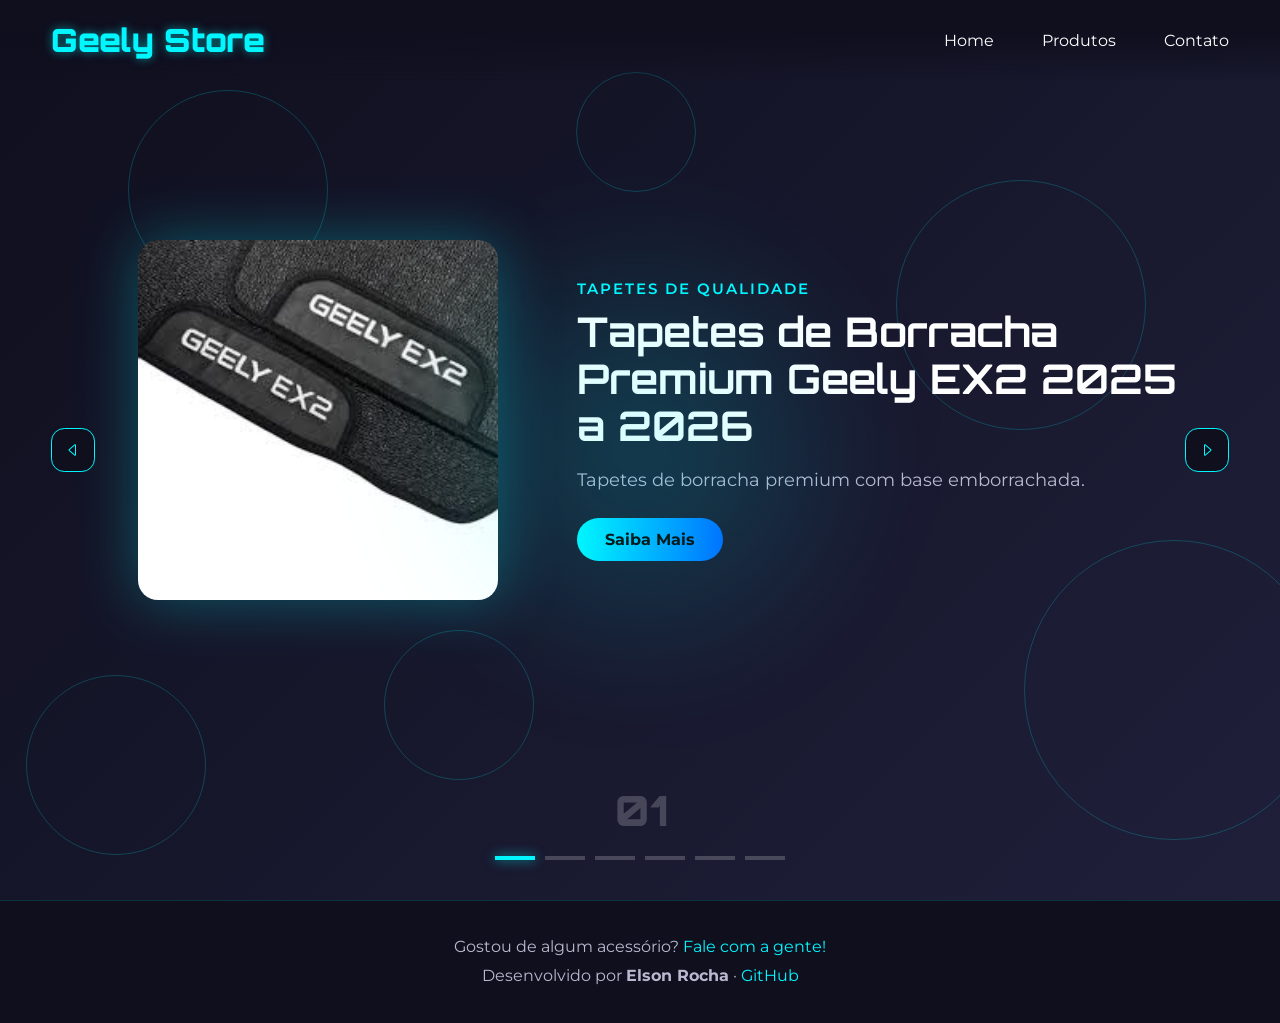
<file: index.html>
<!DOCTYPE html>
<html lang="pt-BR">

<head>
    <meta charset="UTF-8">
    <meta name="viewport" content="width=device-width, initial-scale=1.0">
    <title>Geely Store | Acessórios para Geely EX2</title>
    <meta name="description" content="Vitrine de acessórios para o Geely EX2: tapetes, capas de chave, chaveiros e película de proteção.">
    <meta name="theme-color" content="#0f0f1e">
    <meta property="og:title" content="Geely Store">
    <meta property="og:description" content="Acessórios selecionados para o seu Geely EX2.">
    <meta property="og:image" content="img/geely1.jpg">
    <link rel="preconnect" href="https://fonts.googleapis.com">
    <link rel="preconnect" href="https://fonts.gstatic.com" crossorigin>
    <link href="https://fonts.googleapis.com/css2?family=Montserrat:wght@400;500;600;700&family=Orbitron:wght@700;900&display=swap"
        rel="stylesheet">
    <link rel="stylesheet" href="style.css">
    <script src="script.js" defer></script>
</head>

<body>
    <header class="site-header">
        <a class="logo" href="index.html">Geely Store</a>
        <nav aria-label="Menu principal">
            <ul>
                <li><a href="home.html">Home</a></li>
                <li><a href="produtos.html">Produtos</a></li>
                <li><a href="contato.html">Contato</a></li>
            </ul>
        </nav>
    </header>

    <main class="container" id="inicio">
        <div class="tech-circle" aria-hidden="true">
            <div class="circle"></div>
            <div class="circle"></div>
            <div class="circle"></div>
            <div class="circle"></div>
            <div class="circle"></div>
            <div class="circle"></div>
        </div>

        <h1 class="sr-only">Geely Store: acessórios para Geely EX2</h1>

        <section class="list" id="produtos" aria-roledescription="carrossel" aria-label="Produtos em destaque">
            <article class="item active" aria-roledescription="slide" aria-label="1 de 6">
                <div class="product-img">
                    <img src="img/geely1.jpg" alt="Tapetes de borracha com a inscrição Geely EX2" width="225" height="225">
                </div>
                <div class="content">
                    <p class="product-tag">Tapetes de qualidade</p>
                    <h2 class="product-name">Tapetes de Borracha Premium Geely EX2 2025 a 2026</h2>
                    <p class="description">Tapetes de borracha premium com base emborrachada.</p>
                    <button class="btn" type="button" aria-expanded="false" aria-controls="saiba-1">Saiba Mais</button>
                    <div class="saiba" id="saiba-1" hidden>
                        <p><strong>Fixação original de fábrica.</strong> Equipados com ilhoses originais que se encaixam
                            nas travas de fábrica do veículo. Garantem instalação estável, alinhamento perfeito e zero
                            deslizamento durante a condução.</p>
                        <p><strong>Qualidade e sustentabilidade.</strong> Produzidos com materiais reciclados de alta
                            qualidade, entregam durabilidade, conforto e responsabilidade ambiental, unindo estilo e
                            consciência em cada detalhe.</p>
                    </div>
                </div>
            </article>

            <article class="item" aria-roledescription="slide" aria-label="2 de 6" aria-hidden="true">
                <div class="product-img">
                    <img src="img/geely2.jpg" alt="Capa de silicone para a chave do Geely EX2" width="225" height="225" loading="lazy">
                </div>
                <div class="content">
                    <p class="product-tag">Capa de chave</p>
                    <h2 class="product-name">Capa de Chave Geely EX2 Max e Pro</h2>
                    <p class="description">Proteção e estilo para a chave do seu elétrico, em silicone de alta qualidade.</p>
                    <button class="btn" type="button" aria-expanded="false" aria-controls="saiba-2">Saiba Mais</button>
                    <div class="saiba" id="saiba-2" hidden>
                        <p>Compatível com o Geely EX2 Pro e Max 2026. O ajuste preciso protege contra riscos e impactos
                            sem atrapalhar o uso dos botões.</p>
                        <ul>
                            <li><strong>Proteção total:</strong> material resistente contra riscos e quedas.</li>
                            <li><strong>Ajuste sob medida:</strong> acesso a todas as funções da chave.</li>
                            <li><strong>Design moderno:</strong> acabamento sofisticado.</li>
                            <li><strong>Durável e flexível:</strong> silicone de alta qualidade.</li>
                            <li><strong>Fácil instalação:</strong> encaixe rápido e seguro.</li>
                        </ul>
                    </div>
                </div>
            </article>

            <article class="item" aria-roledescription="slide" aria-label="3 de 6" aria-hidden="true">
                <div class="product-img">
                    <img src="img/geely3.jpg" alt="Chaveiro Geely em aço cromado e couro" width="225" height="225" loading="lazy">
                </div>
                <div class="content">
                    <p class="product-tag">Chaveiro luxo</p>
                    <h2 class="product-name">Chaveiro Geely EC7, EX2 e EX5 Luxo</h2>
                    <p class="description">Chaveiro em aço cromado e couro legítimo.</p>
                    <button class="btn" type="button" aria-expanded="false" aria-controls="saiba-3">Saiba Mais</button>
                    <div class="saiba" id="saiba-3" hidden>
                        <p>Fabricado com materiais de alta qualidade, o chaveiro em aço cromado tem acabamento metálico
                            que garante brilho duradouro. Ideal para quem quer um detalhe cheio de estilo até nas chaves.</p>
                    </div>
                </div>
            </article>

            <article class="item" aria-roledescription="slide" aria-label="4 de 6" aria-hidden="true">
                <div class="product-img">
                    <img src="img/geely4.jpg" alt="Capa de chave Geely em liga de zinco e couro" width="225" height="225" loading="lazy">
                </div>
                <div class="content">
                    <p class="product-tag">Capa de chave</p>
                    <h2 class="product-name">Capa de Chave Geome Geely EX2</h2>
                    <p class="description">Capa em liga de zinco e couro para a chave do Geely EX2 2025 e 2026.</p>
                    <button class="btn" type="button" aria-expanded="false" aria-controls="saiba-4">Saiba Mais</button>
                    <div class="saiba" id="saiba-4" hidden>
                        <ul>
                            <li><strong>Couro:</strong> protege a chave de riscos, quedas e marcas, e deixa a pegada antiderrapante.</li>
                            <li><strong>Borda de liga de zinco:</strong> à prova de choque e resistente ao desgaste.</li>
                            <li><strong>Fina e leve:</strong> fácil de levar no bolso.</li>
                            <li><strong>Não afeta o sinal</strong> da chave.</li>
                            <li><strong>Acesso a todos os botões</strong> sem tirar a capa.</li>
                        </ul>
                    </div>
                </div>
            </article>

            <article class="item" aria-roledescription="slide" aria-label="5 de 6" aria-hidden="true">
                <div class="product-img">
                    <img src="img/geely5.jpg" alt="Capa de chave Geely EX2 em couro rosa com fivela" width="210" height="210" loading="lazy">
                </div>
                <div class="content">
                    <p class="product-tag">Capa de chave</p>
                    <h2 class="product-name">Capa de Chave Geely EX2 em Couro Rosa</h2>
                    <p class="description">Capa de couro com fivela, gancho e correia inclusos.</p>
                    <button class="btn" type="button" aria-expanded="false" aria-controls="saiba-5">Saiba Mais</button>
                    <div class="saiba" id="saiba-5" hidden>
                        <p>Une estilo e funcionalidade. Fabricada em couro de alta qualidade, protege contra arranhões e
                            danos e dá um toque de elegância ao seu dia a dia.</p>
                        <p>Com gancho e correia inclusos, é prática de transportar. Feita especialmente para o Geely EX2,
                            resiste ao uso diário e mantém a chave sempre protegida.</p>
                    </div>
                </div>
            </article>

            <article class="item" aria-roledescription="slide" aria-label="6 de 6" aria-hidden="true">
                <div class="product-img">
                    <img src="img/geely6.jpg" alt="Película PPF transparente aplicada no Geely EX2" width="225" height="225" loading="lazy">
                </div>
                <div class="content">
                    <p class="product-tag">Proteção</p>
                    <h2 class="product-name">Película PPF Transparente Geely EX2</h2>
                    <p class="description">Proteção invisível antirriscos para a pintura e o painel.</p>
                    <button class="btn" type="button" aria-expanded="false" aria-controls="saiba-6">Saiba Mais</button>
                    <div class="saiba" id="saiba-6" hidden>
                        <p>Película PPF transparente de alto desempenho, desenvolvida especialmente para o Geely EX2. Cria
                            uma camada invisível que protege a pintura original contra riscos, pedras e sujeira, sem
                            alterar a cor do veículo.</p>
                    </div>
                </div>
            </article>
        </section>

        <div class="arrows">
            <button class="arrows-btn" id="prev" type="button" aria-label="Produto anterior">
                <svg xmlns="http://www.w3.org/2000/svg" width="16" height="16" fill="currentColor" viewBox="0 0 16 16" aria-hidden="true">
                    <path d="M10 12.796V3.204L4.519 8zm-.659.753-5.48-4.796a1 1 0 0 1 0-1.506l5.48-4.796A1 1 0 0 1 11 3.204v9.592a1 1 0 0 1-1.659.753" />
                </svg>
            </button>
            <button class="arrows-btn" id="next" type="button" aria-label="Próximo produto">
                <svg xmlns="http://www.w3.org/2000/svg" width="16" height="16" fill="currentColor" viewBox="0 0 16 16" aria-hidden="true">
                    <path d="M6 12.796V3.204L11.481 8zm.659.753 5.48-4.796a1 1 0 0 0 0-1.506L6.66 2.451C6.011 1.885 5 2.345 5 3.204v9.592a1 1 0 0 0 1.659.753" />
                </svg>
            </button>
        </div>

        <div class="indicators">
            <div class="numbers" aria-live="polite">01</div>
            <div class="dots">
                <button class="dot active" type="button" aria-label="Ir para o produto 1"></button>
                <button class="dot" type="button" aria-label="Ir para o produto 2"></button>
                <button class="dot" type="button" aria-label="Ir para o produto 3"></button>
                <button class="dot" type="button" aria-label="Ir para o produto 4"></button>
                <button class="dot" type="button" aria-label="Ir para o produto 5"></button>
                <button class="dot" type="button" aria-label="Ir para o produto 6"></button>
            </div>
        </div>
    </main>

    <footer class="site-footer">
        <p>Gostou de algum acessório? <a href="contato.html">Fale com a gente!</a></p>
        <p>Desenvolvido por <strong>Elson Rocha</strong> ·
            <a href="https://github.com/elsondev-backend" target="_blank" rel="noopener">GitHub</a></p>
    </footer>
</body>

</html>
</file>
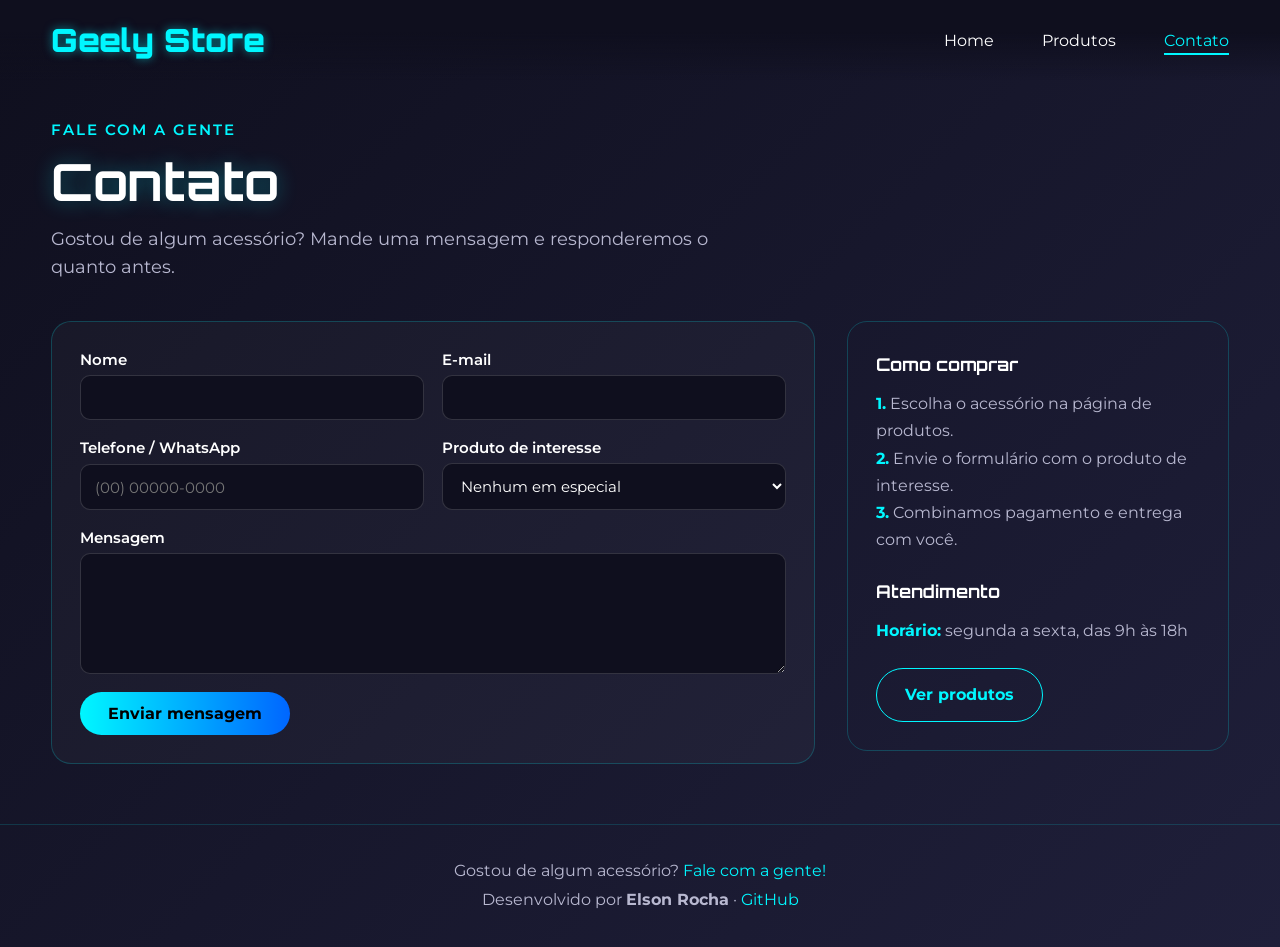
<file: contato.html>
<!DOCTYPE html>
<html lang="pt-BR">

<head>
    <meta charset="UTF-8">
    <meta name="viewport" content="width=device-width, initial-scale=1.0">
    <title>Contato | Geely Store</title>
    <meta name="description" content="Fale com a Geely Store sobre acessórios para o seu Geely EX2.">
    <meta name="theme-color" content="#0f0f1e">
    <meta property="og:title" content="Geely Store">
    <meta property="og:description" content="Acessórios selecionados para o seu Geely EX2.">
    <meta property="og:image" content="img/geely1.jpg">
    <link rel="preconnect" href="https://fonts.googleapis.com">
    <link rel="preconnect" href="https://fonts.gstatic.com" crossorigin>
    <link href="https://fonts.googleapis.com/css2?family=Montserrat:wght@400;500;600;700&family=Orbitron:wght@700;900&display=swap"
        rel="stylesheet">
    <link rel="stylesheet" href="style.css">
    <script src="script.js" defer></script>
</head>

<body class="page">
    <header class="site-header">
        <a class="logo" href="index.html">Geely Store</a>
        <nav aria-label="Menu principal">
            <ul>
                <li><a href="home.html">Home</a></li>
                <li><a href="produtos.html">Produtos</a></li>
                <li><a href="contato.html" aria-current="page">Contato</a></li>
            </ul>
        </nav>
    </header>

    <main class="page-main">
        <section class="page-intro">
            <p class="product-tag">Fale com a gente</p>
            <h1>Contato</h1>
            <p class="description">Gostou de algum acessório? Mande uma mensagem e responderemos o quanto antes.</p>
        </section>

        <section class="contact">
            <form class="contact-form" id="contact-form">
                <label>Nome
                    <input type="text" name="nome" autocomplete="name" required>
                </label>
                <label>E-mail
                    <input type="email" name="email" autocomplete="email" required>
                </label>
                <label>Telefone / WhatsApp
                    <input type="tel" name="telefone" autocomplete="tel" placeholder="(00) 00000-0000">
                </label>
                <label>Produto de interesse
                    <select name="produto" id="produto">
                        <option value="">Nenhum em especial</option>
                        <option value="1">Tapetes de Borracha Premium Geely EX2 2025 a 2026</option>
                        <option value="2">Capa de Chave Geely EX2 Max e Pro</option>
                        <option value="3">Chaveiro Geely EC7, EX2 e EX5 Luxo</option>
                        <option value="4">Capa de Chave Geome Geely EX2</option>
                        <option value="5">Capa de Chave Geely EX2 em Couro Rosa</option>
                        <option value="6">Película PPF Transparente Geely EX2</option>
                    </select>
                </label>
                <label class="full">Mensagem
                    <textarea name="mensagem" rows="5" required></textarea>
                </label>
                <button class="btn" type="submit">Enviar mensagem</button>
                <p class="form-status" role="status" hidden>Obrigado! Esta é uma página de demonstração, então a mensagem não foi enviada de verdade.</p>
            </form>

            <aside class="contact-info">
                <h2>Como comprar</h2>
                <ul>
                    <li><strong>1.</strong> Escolha o acessório na página de produtos.</li>
                    <li><strong>2.</strong> Envie o formulário com o produto de interesse.</li>
                    <li><strong>3.</strong> Combinamos pagamento e entrega com você.</li>
                </ul>
                <h2>Atendimento</h2>
                <ul>
                    <li><strong>Horário:</strong> segunda a sexta, das 9h às 18h</li>
                </ul>
                <a class="btn btn-outline" href="produtos.html">Ver produtos</a>
            </aside>
        </section>
    </main>

    <footer class="site-footer">
        <p>Gostou de algum acessório? <a href="contato.html">Fale com a gente!</a></p>
        <p>Desenvolvido por <strong>Elson Rocha</strong> ·
            <a href="https://github.com/elsondev-backend" target="_blank" rel="noopener">GitHub</a></p>
    </footer>
</body>

</html>
</file>
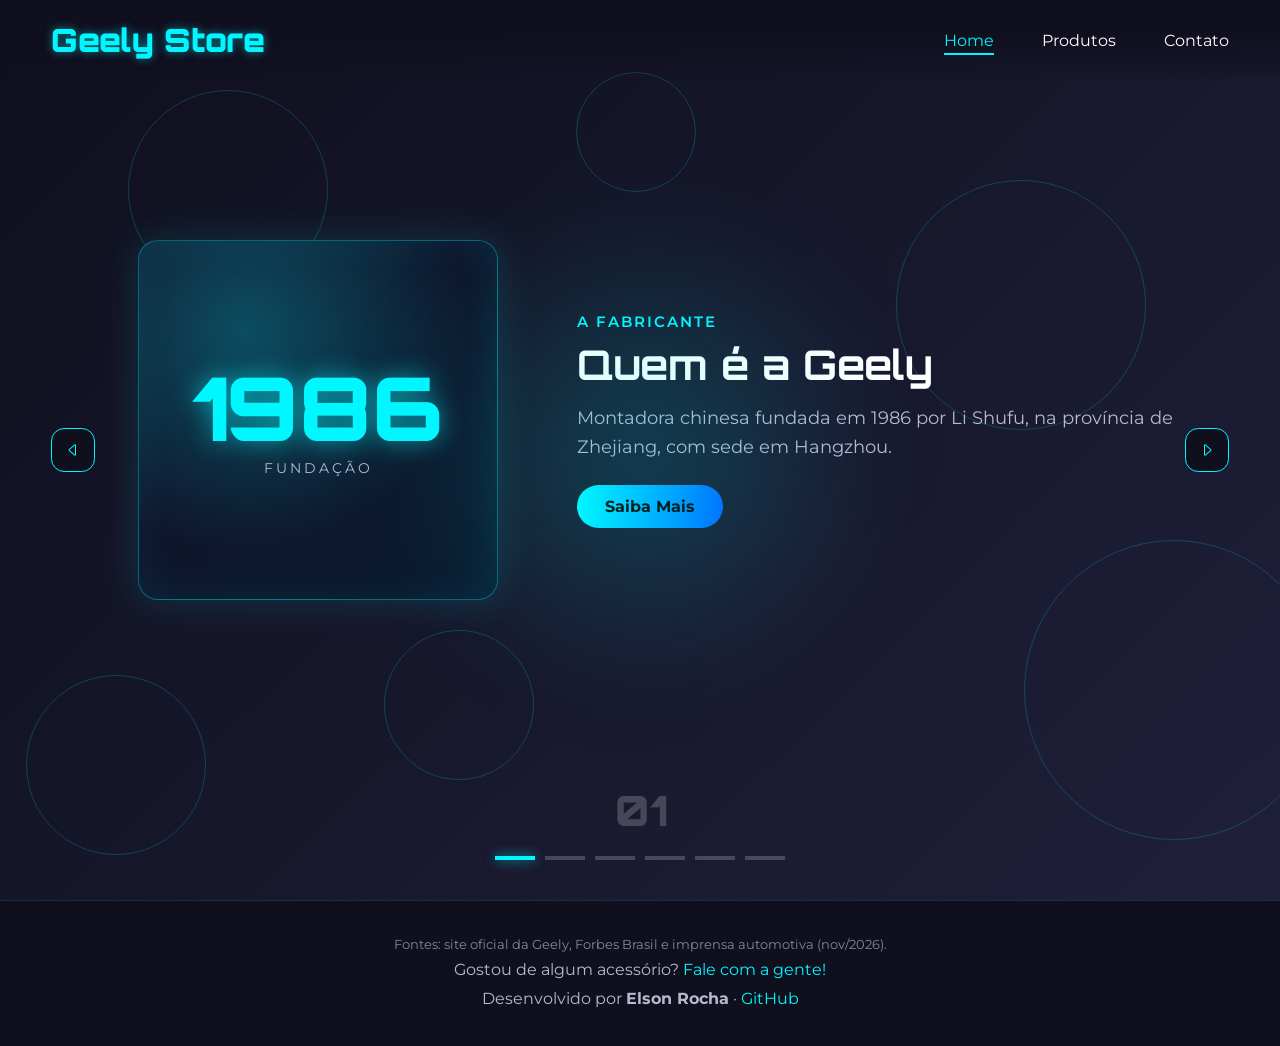
<file: home.html>
<!DOCTYPE html>
<html lang="pt-BR">

<head>
    <meta charset="UTF-8">
    <meta name="viewport" content="width=device-width, initial-scale=1.0">
    <title>A Geely | Geely Store</title>
    <meta name="description" content="Conheça a Geely: história, a compra da Volvo, as marcas do grupo, o EX2 e a chegada ao Brasil.">
    <meta name="theme-color" content="#0f0f1e">
    <meta property="og:title" content="Geely Store">
    <meta property="og:description" content="Acessórios selecionados para o seu Geely EX2.">
    <meta property="og:image" content="img/geely1.jpg">
    <link rel="preconnect" href="https://fonts.googleapis.com">
    <link rel="preconnect" href="https://fonts.gstatic.com" crossorigin>
    <link href="https://fonts.googleapis.com/css2?family=Montserrat:wght@400;500;600;700&family=Orbitron:wght@700;900&display=swap"
        rel="stylesheet">
    <link rel="stylesheet" href="style.css">
    <script src="script.js" defer></script>
</head>

<body>
    <header class="site-header">
        <a class="logo" href="index.html">Geely Store</a>
        <nav aria-label="Menu principal">
            <ul>
                <li><a href="home.html" aria-current="page">Home</a></li>
                <li><a href="produtos.html">Produtos</a></li>
                <li><a href="contato.html">Contato</a></li>
            </ul>
        </nav>
    </header>

    <main class="container" id="inicio">
        <div class="tech-circle" aria-hidden="true">
            <div class="circle"></div>
            <div class="circle"></div>
            <div class="circle"></div>
            <div class="circle"></div>
            <div class="circle"></div>
            <div class="circle"></div>
        </div>

        <h1 class="sr-only">Conheça a fabricante Geely</h1>

        <section class="list" aria-roledescription="carrossel" aria-label="Sobre a fabricante Geely">
            <article class="item active" aria-roledescription="slide" aria-label="1 de 6">
                <div class="product-img">
                    <div class="visual" aria-hidden="true"><span class="visual-big">1986</span><span class="visual-small">fundação</span></div>
                </div>
                <div class="content">
                    <p class="product-tag">A fabricante</p>
                    <h2 class="product-name">Quem é a Geely</h2>
                    <p class="description">Montadora chinesa fundada em 1986 por Li Shufu, na província de Zhejiang, com sede em Hangzhou.</p>
                    <button class="btn" type="button" aria-expanded="false" aria-controls="saiba-1">Saiba Mais</button>
                    <div class="saiba" id="saiba-1" hidden>
                        <p>O <strong>Geely Holding Group</strong> é hoje um dos maiores grupos automotivos do mundo, com marcas próprias e participação em fabricantes da Europa e da Ásia.</p>
                        <p>O nome Geely (吉利, "Jílì") significa <strong>sorte</strong> ou <strong>bom presságio</strong> em chinês.</p>
                    </div>
                </div>
            </article>

            <article class="item" aria-roledescription="slide" aria-label="2 de 6" aria-hidden="true">
                <div class="product-img">
                    <div class="visual" aria-hidden="true"><span class="visual-big">1998</span><span class="visual-small">primeiro carro</span></div>
                </div>
                <div class="content">
                    <p class="product-tag">História</p>
                    <h2 class="product-name">Da geladeira ao automóvel</h2>
                    <p class="description">A empresa começou fabricando peças de geladeira, passou por motocicletas e lançou seu primeiro carro em 1998.</p>
                    <button class="btn" type="button" aria-expanded="false" aria-controls="saiba-2">Saiba Mais</button>
                    <div class="saiba" id="saiba-2" hidden>
                        <p>A Geely foi uma das <strong>primeiras montadoras privadas</strong> da China, num mercado dominado por empresas estatais.</p>
                        <p>Em poucas décadas saiu de modelos simples e baratos para carros com tecnologia de ponta, principalmente elétricos.</p>
                    </div>
                </div>
            </article>

            <article class="item" aria-roledescription="slide" aria-label="3 de 6" aria-hidden="true">
                <div class="product-img">
                    <div class="visual" aria-hidden="true"><span class="visual-big">2010</span><span class="visual-small">Volvo Cars</span></div>
                </div>
                <div class="content">
                    <p class="product-tag">Marco histórico</p>
                    <h2 class="product-name">A compra da Volvo</h2>
                    <p class="description">Em 2010 a Geely comprou a sueca Volvo Cars da Ford e virou protagonista no mercado mundial.</p>
                    <button class="btn" type="button" aria-expanded="false" aria-controls="saiba-3">Saiba Mais</button>
                    <div class="saiba" id="saiba-3" hidden>
                        <p>A aquisição trouxe <strong>experiência em segurança e engenharia</strong> europeias e acelerou o desenvolvimento das plataformas da Geely.</p>
                        <p>A Volvo manteve sua identidade e sede na Suécia, e as duas marcas passaram a compartilhar tecnologias.</p>
                    </div>
                </div>
            </article>

            <article class="item" aria-roledescription="slide" aria-label="4 de 6" aria-hidden="true">
                <div class="product-img">
                    <div class="visual visual-marcas" aria-hidden="true"><span>Volvo</span><span>Polestar</span><span>Zeekr</span><span>Lynk &amp; Co</span><span>Lotus</span><span>Proton</span><span>smart</span></div>
                </div>
                <div class="content">
                    <p class="product-tag">Grupo global</p>
                    <h2 class="product-name">Uma família de marcas</h2>
                    <p class="description">Além da própria Geely, o grupo reúne marcas conhecidas no mundo todo.</p>
                    <button class="btn" type="button" aria-expanded="false" aria-controls="saiba-4">Saiba Mais</button>
                    <div class="saiba" id="saiba-4" hidden>
                        <ul>
                        <li><strong>Volvo</strong> e <strong>Polestar</strong>: segurança e elétricos premium.</li>
                        <li><strong>Zeekr</strong> e <strong>Lynk &amp; Co</strong>: tecnologia e conectividade.</li>
                        <li><strong>Lotus</strong>: esportivos britânicos.</li>
                        <li><strong>Proton</strong> (Malásia) e <strong>smart</strong> (parceria com a Mercedes-Benz).</li>
                        </ul>
                    </div>
                </div>
            </article>

            <article class="item" aria-roledescription="slide" aria-label="5 de 6" aria-hidden="true">
                <div class="product-img">
                    <img src="img/geely-ex2.webp" alt="Geely EX2, vista lateral" class="car-photo" width="1200" height="428" loading="lazy">
                </div>
                <div class="content">
                    <p class="product-tag">Geely EX2</p>
                    <h2 class="product-name">O elétrico nº 1 da China</h2>
                    <p class="description">O EX2, chamado Xingyuan na China, foi o carro mais vendido do país em 2025.</p>
                    <button class="btn" type="button" aria-expanded="false" aria-controls="saiba-5">Saiba Mais</button>
                    <div class="saiba" id="saiba-5" hidden>
                        <p>Hatch elétrico compacto com <strong>116 cv</strong>, tração traseira e bateria LFP, pensado para o uso na cidade.</p>
                        <p>Tem porta-malas de 375 litros e ainda um <strong>frunk</strong> (porta-malas dianteiro) de 70 litros.</p>
                    </div>
                </div>
            </article>

            <article class="item" aria-roledescription="slide" aria-label="6 de 6" aria-hidden="true">
                <div class="product-img">
                    <div class="visual" aria-hidden="true"><span class="visual-big">BR</span><span class="visual-small">desde 2025</span></div>
                </div>
                <div class="content">
                    <p class="product-tag">No Brasil</p>
                    <h2 class="product-name">A Geely chegou ao Brasil</h2>
                    <p class="description">Desde julho de 2025 a marca vende no país em parceria com a Renault, começando pelo SUV EX5.</p>
                    <button class="btn" type="button" aria-expanded="false" aria-controls="saiba-6">Saiba Mais</button>
                    <div class="saiba" id="saiba-6" hidden>
                        <p>Pelo acordo, a Geely passou a ter participação na Renault do Brasil e a usar a estrutura da parceira.</p>
                        <p>O <strong>EX2</strong> está previsto para ser produzido na fábrica da Renault em <strong>São José dos Pinhais (PR)</strong>.</p>
                    </div>
                </div>
            </article>
        </section>

        <div class="arrows">
            <button class="arrows-btn" id="prev" type="button" aria-label="Anterior">
                <svg xmlns="http://www.w3.org/2000/svg" width="16" height="16" fill="currentColor" viewBox="0 0 16 16" aria-hidden="true">
                    <path d="M10 12.796V3.204L4.519 8zm-.659.753-5.48-4.796a1 1 0 0 1 0-1.506l5.48-4.796A1 1 0 0 1 11 3.204v9.592a1 1 0 0 1-1.659.753" />
                </svg>
            </button>
            <button class="arrows-btn" id="next" type="button" aria-label="Próximo">
                <svg xmlns="http://www.w3.org/2000/svg" width="16" height="16" fill="currentColor" viewBox="0 0 16 16" aria-hidden="true">
                    <path d="M6 12.796V3.204L11.481 8zm.659.753 5.48-4.796a1 1 0 0 0 0-1.506L6.66 2.451C6.011 1.885 5 2.345 5 3.204v9.592a1 1 0 0 0 1.659.753" />
                </svg>
            </button>
        </div>

        <div class="indicators">
            <div class="numbers" aria-live="polite">01</div>
            <div class="dots">
                <button class="dot active" type="button" aria-label="Ir para o slide 1"></button>
                <button class="dot" type="button" aria-label="Ir para o slide 2"></button>
                <button class="dot" type="button" aria-label="Ir para o slide 3"></button>
                <button class="dot" type="button" aria-label="Ir para o slide 4"></button>
                <button class="dot" type="button" aria-label="Ir para o slide 5"></button>
                <button class="dot" type="button" aria-label="Ir para o slide 6"></button>
            </div>
        </div>
    </main>

    <footer class="site-footer">
        <p class="fontes">Fontes: site oficial da Geely, Forbes Brasil e imprensa automotiva (nov/2026).</p>
        <p>Gostou de algum acessório? <a href="contato.html">Fale com a gente!</a></p>
        <p>Desenvolvido por <strong>Elson Rocha</strong> ·
            <a href="https://github.com/elsondev-backend" target="_blank" rel="noopener">GitHub</a></p>
    </footer>
</body>

</html>
</file>
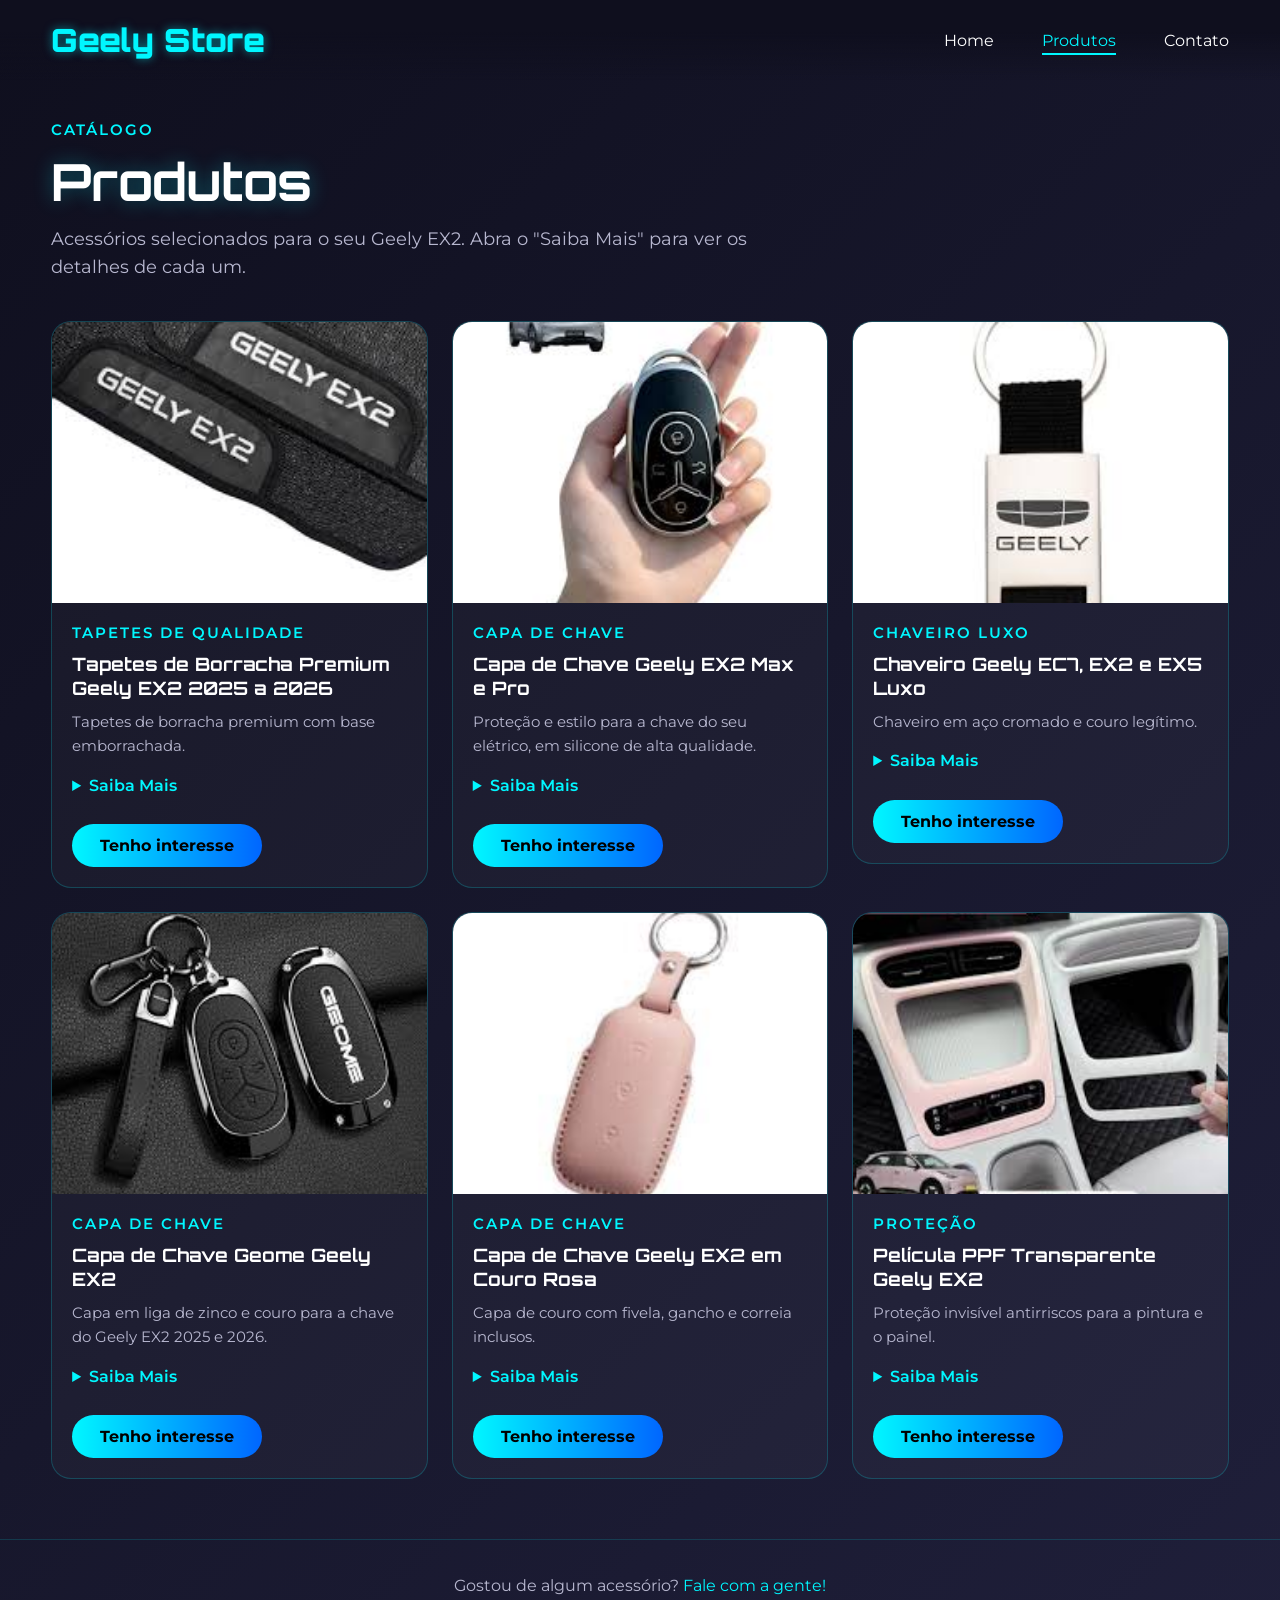
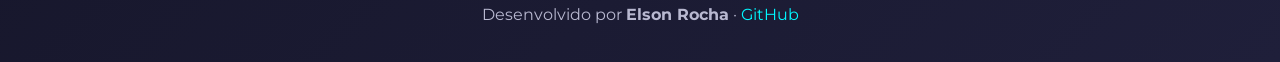
<file: produtos.html>
<!DOCTYPE html>
<html lang="pt-BR">

<head>
    <meta charset="UTF-8">
    <meta name="viewport" content="width=device-width, initial-scale=1.0">
    <title>Produtos | Geely Store</title>
    <meta name="description" content="Todos os acessórios para Geely EX2 da Geely Store, com descrição completa.">
    <meta name="theme-color" content="#0f0f1e">
    <meta property="og:title" content="Geely Store">
    <meta property="og:description" content="Acessórios selecionados para o seu Geely EX2.">
    <meta property="og:image" content="img/geely1.jpg">
    <link rel="preconnect" href="https://fonts.googleapis.com">
    <link rel="preconnect" href="https://fonts.gstatic.com" crossorigin>
    <link href="https://fonts.googleapis.com/css2?family=Montserrat:wght@400;500;600;700&family=Orbitron:wght@700;900&display=swap"
        rel="stylesheet">
    <link rel="stylesheet" href="style.css">
    <script src="script.js" defer></script>
</head>

<body class="page">
    <header class="site-header">
        <a class="logo" href="index.html">Geely Store</a>
        <nav aria-label="Menu principal">
            <ul>
                <li><a href="home.html">Home</a></li>
                <li><a href="produtos.html" aria-current="page">Produtos</a></li>
                <li><a href="contato.html">Contato</a></li>
            </ul>
        </nav>
    </header>

    <main class="page-main">
        <section class="page-intro">
            <p class="product-tag">Catálogo</p>
            <h1>Produtos</h1>
            <p class="description">Acessórios selecionados para o seu Geely EX2. Abra o "Saiba Mais" para ver os detalhes de cada um.</p>
        </section>

        <section class="grid" aria-label="Lista de produtos">
            <article class="card" id="produto-1">
                <img src="img/geely1.jpg" alt="Tapetes de borracha com a inscrição Geely EX2" width="225" height="225" loading="lazy">
                <div class="card-body">
                    <p class="product-tag">Tapetes de qualidade</p>
                    <h2 class="card-title">Tapetes de Borracha Premium Geely EX2 2025 a 2026</h2>
                    <p class="description">Tapetes de borracha premium com base emborrachada.</p>
                    <details class="saiba">
                        <summary>Saiba Mais</summary>
                        <p><strong>Fixação original de fábrica.</strong> Equipados com ilhoses originais que se encaixam
                            nas travas de fábrica do veículo. Garantem instalação estável, alinhamento perfeito e zero
                            deslizamento durante a condução.</p>
                        <p><strong>Qualidade e sustentabilidade.</strong> Produzidos com materiais reciclados de alta
                            qualidade, entregam durabilidade, conforto e responsabilidade ambiental, unindo estilo e
                            consciência em cada detalhe.</p>
                    </details>
                    <a class="btn" href="contato.html?produto=1">Tenho interesse</a>
                </div>
            </article>
            <article class="card" id="produto-2">
                <img src="img/geely2.jpg" alt="Capa de silicone para a chave do Geely EX2" width="225" height="225" loading="lazy">
                <div class="card-body">
                    <p class="product-tag">Capa de chave</p>
                    <h2 class="card-title">Capa de Chave Geely EX2 Max e Pro</h2>
                    <p class="description">Proteção e estilo para a chave do seu elétrico, em silicone de alta qualidade.</p>
                    <details class="saiba">
                        <summary>Saiba Mais</summary>
                        <p>Compatível com o Geely EX2 Pro e Max 2026. O ajuste preciso protege contra riscos e impactos
                            sem atrapalhar o uso dos botões.</p>
                        <ul>
                            <li><strong>Proteção total:</strong> material resistente contra riscos e quedas.</li>
                            <li><strong>Ajuste sob medida:</strong> acesso a todas as funções da chave.</li>
                            <li><strong>Design moderno:</strong> acabamento sofisticado.</li>
                            <li><strong>Durável e flexível:</strong> silicone de alta qualidade.</li>
                            <li><strong>Fácil instalação:</strong> encaixe rápido e seguro.</li>
                        </ul>
                    </details>
                    <a class="btn" href="contato.html?produto=2">Tenho interesse</a>
                </div>
            </article>
            <article class="card" id="produto-3">
                <img src="img/geely3.jpg" alt="Chaveiro Geely em aço cromado e couro" width="225" height="225" loading="lazy">
                <div class="card-body">
                    <p class="product-tag">Chaveiro luxo</p>
                    <h2 class="card-title">Chaveiro Geely EC7, EX2 e EX5 Luxo</h2>
                    <p class="description">Chaveiro em aço cromado e couro legítimo.</p>
                    <details class="saiba">
                        <summary>Saiba Mais</summary>
                        <p>Fabricado com materiais de alta qualidade, o chaveiro em aço cromado tem acabamento metálico
                            que garante brilho duradouro. Ideal para quem quer um detalhe cheio de estilo até nas chaves.</p>
                    </details>
                    <a class="btn" href="contato.html?produto=3">Tenho interesse</a>
                </div>
            </article>
            <article class="card" id="produto-4">
                <img src="img/geely4.jpg" alt="Capa de chave Geely em liga de zinco e couro" width="225" height="225" loading="lazy">
                <div class="card-body">
                    <p class="product-tag">Capa de chave</p>
                    <h2 class="card-title">Capa de Chave Geome Geely EX2</h2>
                    <p class="description">Capa em liga de zinco e couro para a chave do Geely EX2 2025 e 2026.</p>
                    <details class="saiba">
                        <summary>Saiba Mais</summary>
                        <ul>
                            <li><strong>Couro:</strong> protege a chave de riscos, quedas e marcas, e deixa a pegada antiderrapante.</li>
                            <li><strong>Borda de liga de zinco:</strong> à prova de choque e resistente ao desgaste.</li>
                            <li><strong>Fina e leve:</strong> fácil de levar no bolso.</li>
                            <li><strong>Não afeta o sinal</strong> da chave.</li>
                            <li><strong>Acesso a todos os botões</strong> sem tirar a capa.</li>
                        </ul>
                    </details>
                    <a class="btn" href="contato.html?produto=4">Tenho interesse</a>
                </div>
            </article>
            <article class="card" id="produto-5">
                <img src="img/geely5.jpg" alt="Capa de chave Geely EX2 em couro rosa com fivela" width="210" height="210" loading="lazy">
                <div class="card-body">
                    <p class="product-tag">Capa de chave</p>
                    <h2 class="card-title">Capa de Chave Geely EX2 em Couro Rosa</h2>
                    <p class="description">Capa de couro com fivela, gancho e correia inclusos.</p>
                    <details class="saiba">
                        <summary>Saiba Mais</summary>
                        <p>Une estilo e funcionalidade. Fabricada em couro de alta qualidade, protege contra arranhões e
                            danos e dá um toque de elegância ao seu dia a dia.</p>
                        <p>Com gancho e correia inclusos, é prática de transportar. Feita especialmente para o Geely EX2,
                            resiste ao uso diário e mantém a chave sempre protegida.</p>
                    </details>
                    <a class="btn" href="contato.html?produto=5">Tenho interesse</a>
                </div>
            </article>
            <article class="card" id="produto-6">
                <img src="img/geely6.jpg" alt="Película PPF transparente aplicada no Geely EX2" width="225" height="225" loading="lazy">
                <div class="card-body">
                    <p class="product-tag">Proteção</p>
                    <h2 class="card-title">Película PPF Transparente Geely EX2</h2>
                    <p class="description">Proteção invisível antirriscos para a pintura e o painel.</p>
                    <details class="saiba">
                        <summary>Saiba Mais</summary>
                        <p>Película PPF transparente de alto desempenho, desenvolvida especialmente para o Geely EX2. Cria
                            uma camada invisível que protege a pintura original contra riscos, pedras e sujeira, sem
                            alterar a cor do veículo.</p>
                    </details>
                    <a class="btn" href="contato.html?produto=6">Tenho interesse</a>
                </div>
            </article>
        </section>
    </main>

    <footer class="site-footer">
        <p>Gostou de algum acessório? <a href="contato.html">Fale com a gente!</a></p>
        <p>Desenvolvido por <strong>Elson Rocha</strong> ·
            <a href="https://github.com/elsondev-backend" target="_blank" rel="noopener">GitHub</a></p>
    </footer>
</body>

</html>
</file>
<file: style.css>
:root {
    --fundo: #0f0f1e;
    --fundo-2: #1f1f3a;
    --neon: #00f7ff;
    --azul: #0066ff;
    --texto: #fff;
    --texto-suave: #b8b8d0;
    --gutter: max(16px, 4vw);
}

* {
    margin: 0;
    padding: 0;
    box-sizing: border-box;
}

ul {
    list-style: none;
}

body {
    background-color: var(--fundo);
    color: var(--texto);
    font-family: "Montserrat", sans-serif;
    font-size: 16px;
    overflow-x: hidden;
}

a {
    color: inherit;
    text-decoration: none;
}

button {
    font: inherit;
}

:focus-visible {
    outline: 2px solid var(--neon);
    outline-offset: 3px;
}

.sr-only {
    position: absolute;
    width: 1px;
    height: 1px;
    overflow: hidden;
    clip: rect(0 0 0 0);
    white-space: nowrap;
}

/* ---------- Cabeçalho ---------- */

.site-header {
    position: fixed;
    inset: 0 0 auto 0;
    padding: 20px var(--gutter);
    display: flex;
    justify-content: space-between;
    align-items: center;
    gap: 16px;
    z-index: 10;
    background: linear-gradient(var(--fundo) 40%, transparent);
}

.logo {
    font-family: "Orbitron", sans-serif;
    font-size: clamp(1.3rem, 3vw, 2rem);
    font-weight: 900;
    color: var(--neon);
    text-shadow: 0 0 10px rgba(0, 247, 255, 0.5);
}

.site-header nav ul {
    display: flex;
    gap: clamp(16px, 4vw, 48px);
}

.site-header nav a {
    position: relative;
    padding: 5px 0;
    display: inline-block;
}

.site-header nav a::after {
    content: '';
    position: absolute;
    left: 0;
    bottom: 0;
    width: 0;
    height: 2px;
    background-color: var(--neon);
    transition: width 0.2s ease;
}

.site-header nav a:hover::after,
.site-header nav a:focus-visible::after {
    width: 100%;
}

/* ---------- Área do carrossel ---------- */

.container {
    position: relative;
    height: 100vh;
    height: 100svh;
    min-height: 560px;
    background: linear-gradient(135deg, var(--fundo) 0%, var(--fundo-2) 100%);
    overflow: hidden;
}

.container::before {
    content: '';
    position: absolute;
    width: 500px;
    height: 500px;
    border-radius: 50%;
    background: radial-gradient(circle, rgba(0, 247, 255, 0.2) 0%, rgba(15, 15, 30, 0) 70%);
    top: 50%;
    left: 50%;
    transform: translate(-50%, -50%);
    filter: blur(50px);
    z-index: 1;
    animation: pulse 3s infinite alternate;
    pointer-events: none;
}

@keyframes pulse {
    0% {
        opacity: 0.5;
        transform: translate(-50%, -50%) scale(0.8);
    }

    100% {
        opacity: 1;
        transform: translate(-50%, -50%) scale(2);
    }
}

.list {
    width: min(1200px, 100% - 2 * var(--gutter) - 100px);
    height: 100%;
    margin: 0 auto;
    position: relative;
}

.item {
    position: absolute;
    inset: 0;
    padding: 90px 0 150px;
    display: flex;
    justify-content: center;
    align-items: center;
    gap: 4%;
    opacity: 0;
    visibility: hidden;
    transform: translateX(100vw);
    transition: transform 0.7s ease-in-out, opacity 0.7s ease-in-out, visibility 0.7s;
}

.item.active {
    opacity: 1;
    visibility: visible;
    transform: translateX(0);
}

.product-img {
    flex: 0 0 40%;
    display: flex;
    align-items: center;
    justify-content: center;
    position: relative;
    z-index: 2;
}

.product-img img {
    width: min(100%, 360px);
    height: auto;
    aspect-ratio: 1;
    object-fit: cover;
    border-radius: 20px;
    filter: drop-shadow(0 0 30px rgba(0, 247, 255, 0.3));
    transform: translateX(200px);
    opacity: 0;
    transition: transform 0.7s ease-in-out 0.3s, opacity 0.7s ease-in-out 0.3s;
}

.item.active .product-img img {
    transform: translateX(0);
    opacity: 1;
}

.content {
    flex: 1;
    max-width: 600px;
    display: flex;
    flex-direction: column;
    align-items: flex-start;
    z-index: 2;
}

.product-tag {
    font-size: 0.95rem;
    text-transform: uppercase;
    color: var(--neon);
    font-weight: 600;
    letter-spacing: 2px;
    margin-bottom: 10px;
}

.product-name {
    font-family: "Orbitron", sans-serif;
    font-size: clamp(1.4rem, 3.2vw, 2.6rem);
    line-height: 1.15;
    margin-bottom: 16px;
}

.description {
    font-size: 1.1rem;
    color: var(--texto-suave);
    line-height: 1.6;
    margin-bottom: 24px;
}

.btn {
    padding: 12px 28px;
    background: linear-gradient(90deg, var(--neon), var(--azul));
    color: #000;
    border: none;
    border-radius: 30px;
    font-size: 1rem;
    font-weight: 700;
    cursor: pointer;
    transition: transform 0.2s ease, box-shadow 0.2s ease;
}

.btn:hover {
    transform: translateY(-2px);
    box-shadow: 0 0 20px rgba(0, 247, 255, 0.5);
}

.saiba {
    margin-top: 20px;
    max-height: 32vh;
    overflow-y: auto;
    padding-right: 8px;
    font-size: 1rem;
    color: var(--texto-suave);
    line-height: 1.6;
}

.saiba p + p,
.saiba p + ul {
    margin-top: 10px;
}

.saiba ul {
    display: grid;
    gap: 6px;
}

.saiba li::before {
    content: '▸ ';
    color: var(--neon);
}

.saiba strong {
    color: var(--texto);
}

/* ---------- Setas ---------- */

.arrows {
    position: absolute;
    left: var(--gutter);
    right: var(--gutter);
    top: 50%;
    transform: translateY(-50%);
    display: flex;
    justify-content: space-between;
    pointer-events: none;
    z-index: 5;
}

.arrows-btn {
    width: 44px;
    height: 44px;
    display: grid;
    place-items: center;
    border-radius: 30%;
    cursor: pointer;
    color: var(--neon);
    background-color: var(--fundo);
    border: 1px solid var(--neon);
    pointer-events: auto;
    transition: background-color 0.2s ease;
}

.arrows-btn:hover {
    background-color: rgba(0, 247, 255, 0.2);
}

/* ---------- Indicadores ---------- */

.indicators {
    position: absolute;
    bottom: 32px;
    left: 50%;
    transform: translateX(-50%);
    display: flex;
    flex-direction: column;
    align-items: center;
    gap: 12px;
    z-index: 5;
}

.numbers {
    font-family: "Orbitron", sans-serif;
    font-size: 2.6rem;
    font-weight: 900;
    color: rgba(255, 255, 255, 0.2);
}

.dots {
    display: flex;
    align-items: center;
    gap: 10px;
}

.dot {
    width: 40px;
    height: 4px;
    border: none;
    border-radius: 2px;
    background-color: rgba(255, 255, 255, 0.2);
    cursor: pointer;
    /* área de clique maior sem mudar o visual */
    background-clip: content-box;
    padding: 8px 0;
    box-sizing: content-box;
}

.dot.active {
    background-color: var(--neon);
    filter: drop-shadow(0 0 6px rgba(0, 247, 255, 0.7));
}

/* ---------- Círculos decorativos ---------- */

.tech-circle {
    position: absolute;
    inset: 0;
    overflow: hidden;
    pointer-events: none;
}

.circle {
    position: absolute;
    border-radius: 50%;
    border: 1px solid rgba(0, 247, 255, 0.2);
}

.circle:nth-child(1) { width: 200px; height: 200px; top: 10%; left: 10%; }
.circle:nth-child(2) { width: 300px; height: 300px; top: 60%; left: 80%; }
.circle:nth-child(3) { width: 150px; height: 150px; top: 70%; left: 30%; }
.circle:nth-child(4) { width: 250px; height: 250px; top: 20%; left: 70%; }
.circle:nth-child(5) { width: 120px; height: 120px; top: 8%;  left: 45%; }
.circle:nth-child(6) { width: 180px; height: 180px; top: 75%; left: 2%; }

/* ---------- Rodapé ---------- */

.site-footer {
    padding: 32px var(--gutter);
    text-align: center;
    color: var(--texto-suave);
    border-top: 1px solid rgba(0, 247, 255, 0.15);
    line-height: 1.8;
}

.site-footer a {
    color: var(--neon);
}

/* ---------- Tablet e celular ---------- */

@media (max-width: 860px) {
    .list {
        width: calc(100% - 2 * var(--gutter));
    }

    .item {
        flex-direction: column;
        justify-content: safe center;
        gap: 20px;
        padding: 84px 0 110px;
    }

    .product-img {
        flex: none;
    }

    .product-img img {
        width: min(55vw, 32vh, 260px);
    }

    .content {
        width: 100%;
        max-width: none;
        flex: 1 1 auto;
        min-height: 0;
    }

    .description {
        font-size: 1rem;
        margin-bottom: 16px;
    }

    .saiba {
        max-height: none;
        flex: 1 1 auto;
        min-height: 0;
        margin-top: 14px;
        font-size: 0.95rem;
    }

    /* setas descem para junto dos indicadores */
    .arrows {
        top: auto;
        bottom: 46px;
        transform: none;
    }

    .indicators {
        bottom: 24px;
    }

    .numbers {
        font-size: 2rem;
    }

    .dot {
        width: 24px;
    }
}

@media (max-width: 480px) {
    .site-header {
        flex-direction: column;
        align-items: flex-start;
        gap: 6px;
        padding-top: 14px;
    }

    .site-header nav ul {
        gap: 20px;
        font-size: 0.95rem;
    }

    .item {
        padding-top: 104px;
    }

    .product-tag {
        font-size: 0.8rem;
    }
}

@media (prefers-reduced-motion: reduce) {
    *,
    *::before,
    *::after {
        animation: none !important;
        transition: none !important;
    }
}

/* ---------- Páginas internas (Produtos e Contato) ---------- */

.site-header nav a[aria-current="page"] {
    color: var(--neon);
}

.site-header nav a[aria-current="page"]::after {
    width: 100%;
}

.page {
    background: var(--fundo) linear-gradient(135deg, var(--fundo) 0%, var(--fundo-2) 100%);
    min-height: 100vh;
}

.page-main {
    width: min(1200px, 100% - 2 * var(--gutter));
    margin: 0 auto;
    padding: 120px 0 60px;
}

.page-intro {
    margin-bottom: 40px;
    max-width: 700px;
}

.page-intro h1 {
    font-family: "Orbitron", sans-serif;
    font-size: clamp(2rem, 5vw, 3.2rem);
    margin-bottom: 12px;
    text-shadow: 0 0 20px rgba(0, 247, 255, 0.3);
}

.grid {
    display: grid;
    grid-template-columns: repeat(auto-fill, minmax(min(100%, 320px), 1fr));
    gap: 24px;
    align-items: start;
}

.card {
    background: rgba(255, 255, 255, 0.03);
    border: 1px solid rgba(0, 247, 255, 0.2);
    border-radius: 20px;
    overflow: hidden;
    transition: border-color 0.2s ease, transform 0.2s ease, box-shadow 0.2s ease;
    scroll-margin-top: 100px;
}

.card:hover {
    border-color: var(--neon);
    transform: translateY(-4px);
    box-shadow: 0 0 30px rgba(0, 247, 255, 0.15);
}

.card img {
    display: block;
    width: 100%;
    height: auto;
    aspect-ratio: 4 / 3;
    object-fit: cover;
}

.card-body {
    padding: 20px;
}

.card-title {
    font-family: "Orbitron", sans-serif;
    font-size: 1.15rem;
    line-height: 1.3;
    margin-bottom: 10px;
}

.card .description {
    font-size: 0.95rem;
    margin-bottom: 14px;
}

details.saiba {
    margin: 0 0 18px;
    max-height: none;
    overflow: visible;
    padding: 0;
}

details.saiba summary {
    cursor: pointer;
    color: var(--neon);
    font-weight: 600;
    margin-bottom: 8px;
}

a.btn {
    display: inline-block;
}

.btn-outline {
    background: transparent;
    color: var(--neon);
    border: 1px solid var(--neon);
}

/* Contato */

.contact {
    display: grid;
    grid-template-columns: 2fr 1fr;
    gap: 32px;
    align-items: start;
}

.contact-form {
    display: grid;
    grid-template-columns: 1fr 1fr;
    gap: 18px;
    padding: 28px;
    background: rgba(255, 255, 255, 0.03);
    border: 1px solid rgba(0, 247, 255, 0.2);
    border-radius: 20px;
}

.contact-form label {
    display: grid;
    gap: 6px;
    font-weight: 600;
    font-size: 0.95rem;
}

.contact-form .full,
.contact-form .form-status {
    grid-column: 1 / -1;
}

.contact-form input,
.contact-form select,
.contact-form textarea {
    font: inherit;
    font-weight: 400;
    color: var(--texto);
    background: var(--fundo);
    border: 1px solid rgba(255, 255, 255, 0.15);
    border-radius: 10px;
    padding: 12px 14px;
}

.contact-form select option {
    background: var(--fundo);
}

.contact-form input:focus,
.contact-form select:focus,
.contact-form textarea:focus {
    outline: none;
    border-color: var(--neon);
    box-shadow: 0 0 0 3px rgba(0, 247, 255, 0.2);
}

.contact-form .btn {
    justify-self: start;
}

.form-status {
    color: var(--neon);
}

.contact-info {
    padding: 28px;
    border: 1px solid rgba(0, 247, 255, 0.2);
    border-radius: 20px;
    color: var(--texto-suave);
    line-height: 1.7;
}

.contact-info h2 {
    font-family: "Orbitron", sans-serif;
    font-size: 1.1rem;
    color: var(--texto);
    margin-bottom: 10px;
}

.contact-info ul {
    margin-bottom: 24px;
}

.contact-info strong {
    color: var(--neon);
}

@media (max-width: 860px) {
    .contact {
        grid-template-columns: 1fr;
    }
}

@media (max-width: 520px) {
    .contact-form {
        grid-template-columns: 1fr;
        padding: 20px;
    }

    .page-main {
        padding-top: 130px;
    }
}

/* evita que nomes longos no select estiquem a página no celular */
.contact > *,
.contact-form > * {
    min-width: 0;
}

.contact-form select {
    width: 100%;
}

/* ---------- Página Home (sobre a Geely) ---------- */

.visual {
    width: min(100%, 360px);
    aspect-ratio: 1;
    border-radius: 20px;
    border: 1px solid rgba(0, 247, 255, 0.35);
    background:
        radial-gradient(circle at 30% 25%, rgba(0, 247, 255, 0.25), transparent 60%),
        linear-gradient(135deg, #12122a, #0a1a2e);
    box-shadow: 0 0 40px rgba(0, 247, 255, 0.15), inset 0 0 40px rgba(0, 247, 255, 0.08);
    display: flex;
    flex-direction: column;
    align-items: center;
    justify-content: center;
    gap: 8px;
    transform: translateX(200px);
    opacity: 0;
    transition: transform 0.7s ease-in-out 0.3s, opacity 0.7s ease-in-out 0.3s;
}

.item.active .visual {
    transform: translateX(0);
    opacity: 1;
}

.visual-big {
    font-family: "Orbitron", sans-serif;
    font-weight: 900;
    font-size: clamp(3rem, 8vw, 5.5rem);
    color: var(--neon);
    text-shadow: 0 0 25px rgba(0, 247, 255, 0.6);
    line-height: 1;
}

.visual-small {
    text-transform: uppercase;
    letter-spacing: 3px;
    font-size: 0.9rem;
    color: var(--texto-suave);
}

.visual-marcas {
    flex-direction: row;
    flex-wrap: wrap;
    align-content: center;
    gap: 10px;
    padding: 24px;
}

.visual-marcas span {
    font-family: "Orbitron", sans-serif;
    font-weight: 700;
    font-size: 0.95rem;
    padding: 8px 14px;
    border: 1px solid rgba(0, 247, 255, 0.4);
    border-radius: 30px;
    color: var(--texto);
    background: rgba(0, 247, 255, 0.06);
}

.product-img .car-photo {
    width: min(100%, 520px);
    aspect-ratio: auto;
    object-fit: contain;
    border-radius: 0;
    filter: drop-shadow(0 20px 30px rgba(0, 247, 255, 0.25));
}

.fontes {
    font-size: 0.8rem;
    opacity: 0.7;
}

@media (max-width: 860px) {
    .visual {
        width: min(55vw, 30vh, 260px);
    }

    .visual-big {
        font-size: clamp(2.4rem, 12vw, 3.6rem);
    }

    .visual-marcas {
        gap: 6px;
        padding: 12px;
    }

    .visual-marcas span {
        font-size: 0.7rem;
        padding: 5px 9px;
    }

    .product-img .car-photo {
        width: min(85vw, 420px);
    }
}
</file>
